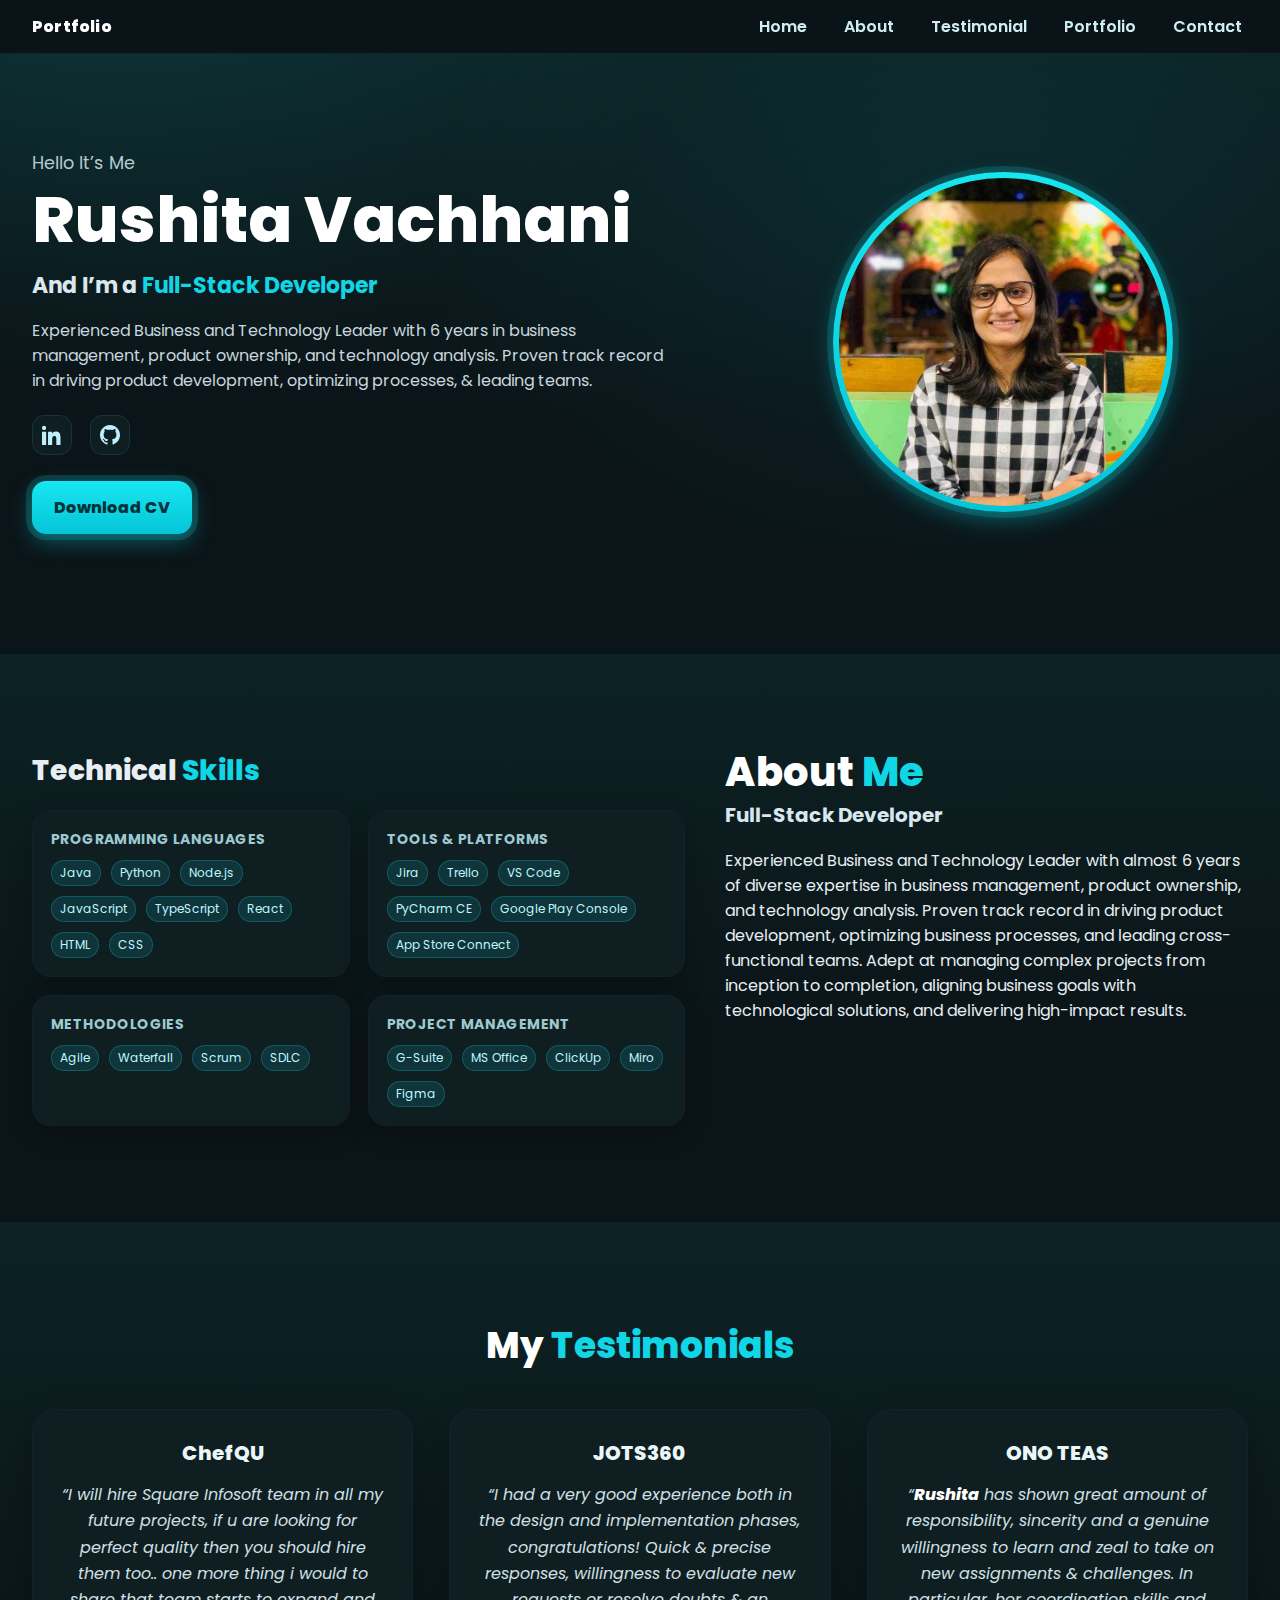
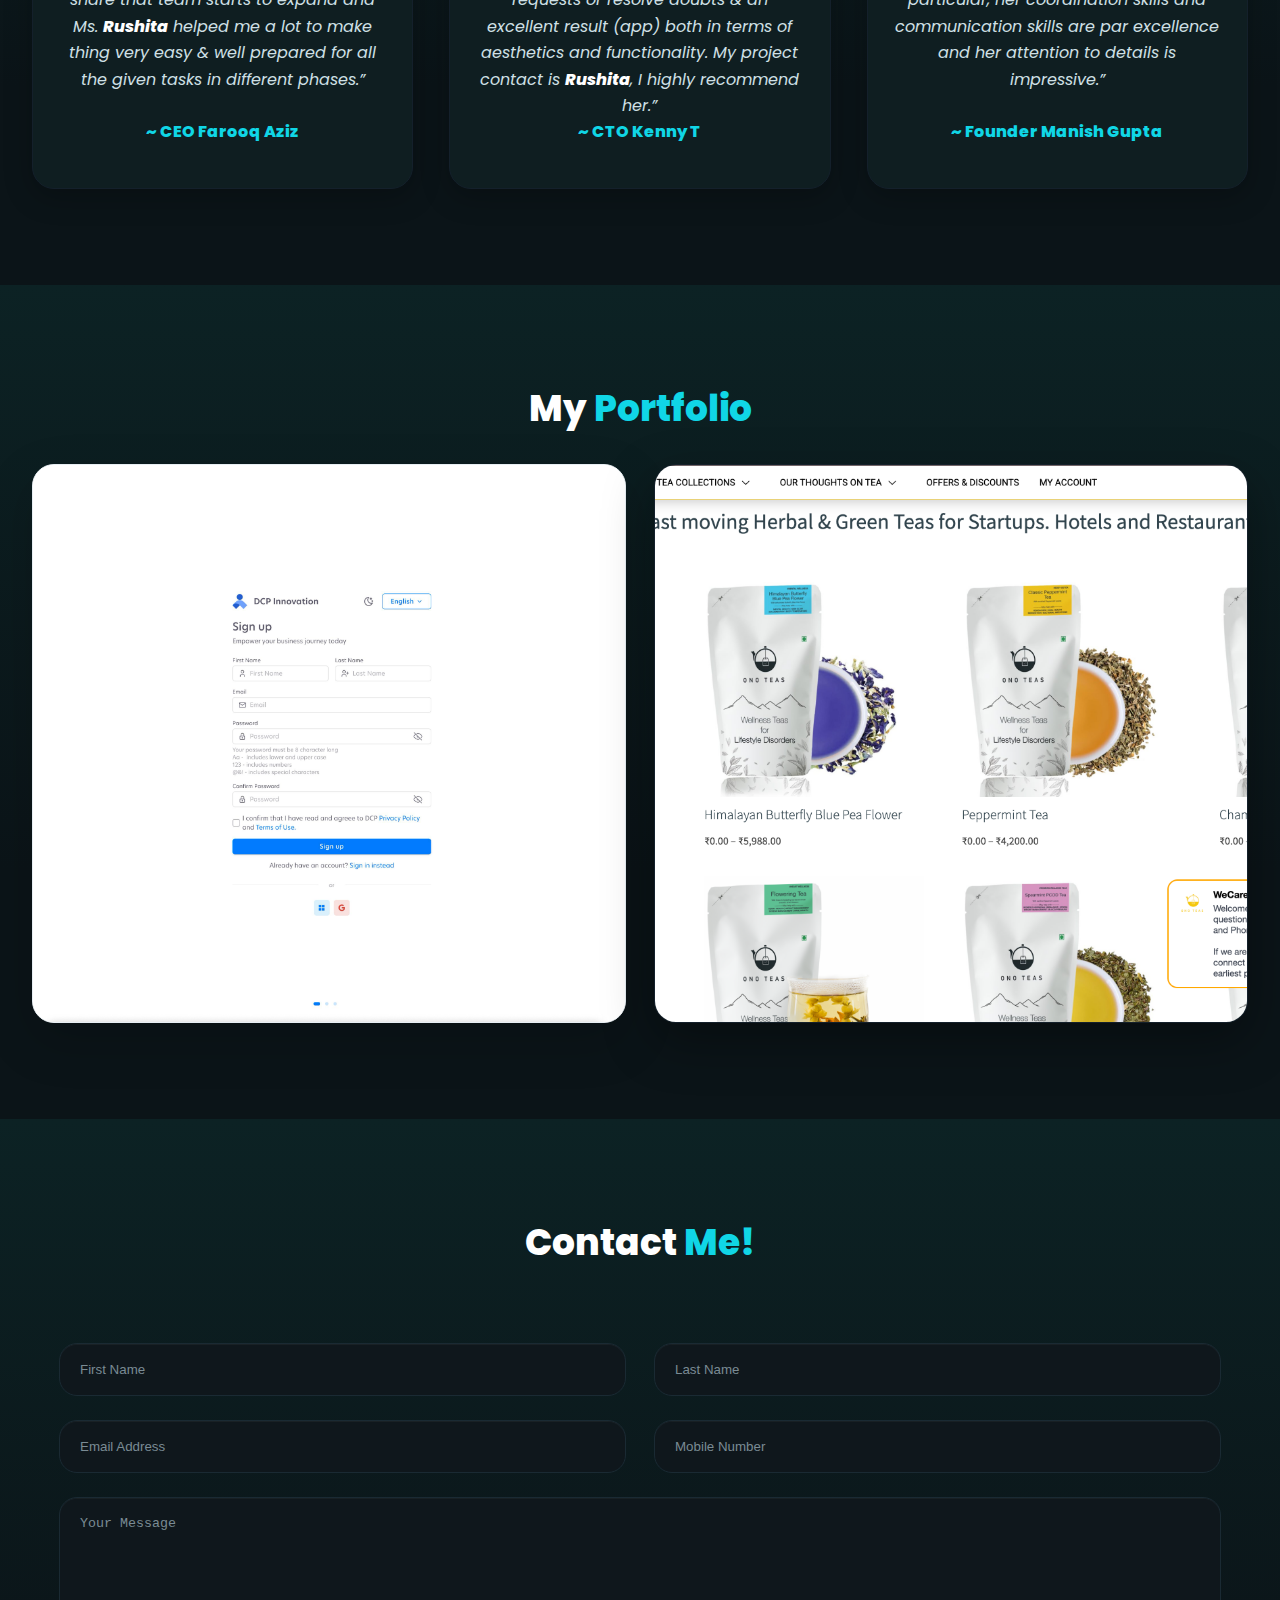
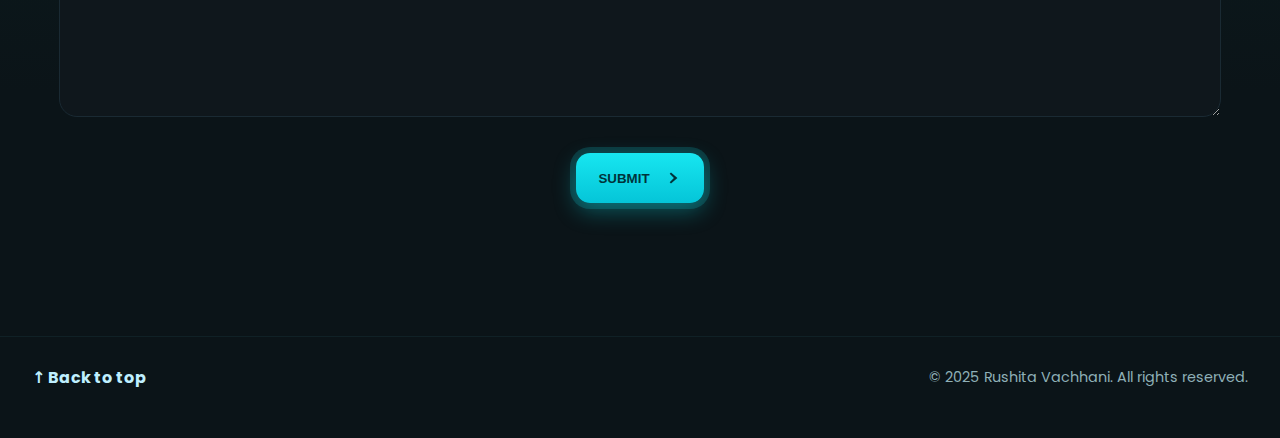
<file: Assignment2/index.html>
<!DOCTYPE html>
<html lang="en">
  <head>
    <meta charset="UTF-8" />
    <meta name="viewport" content="width=device-width, initial-scale=1.0" />
    <title>Rushita Vachhani - Portfolio</title>

    <!-- Font -->
    <link rel="preconnect" href="https://fonts.googleapis.com" />
    <link rel="preconnect" href="https://fonts.gstatic.com" crossorigin />
    <link
      href="https://fonts.googleapis.com/css2?family=Poppins:wght@400;600;800&display=swap"
      rel="stylesheet"
    />

    <link rel="stylesheet" href="style.css" />
    <link rel="shortcut icon" href="assets/favicon.ico" type="image/x-icon" />
  </head>
  <body>
    <!-- Header -->
    <header class="site-header">
      <div class="header-inner">
        <a class="brand" href="#home">Portfolio</a>

        <!-- Minimal hamburger: one span; pseudos draw the other bars -->
        <input
          type="checkbox"
          id="nav-toggle"
          class="nav-toggle"
          aria-hidden="true"
        />
        <label
          for="nav-toggle"
          class="nav-toggle-btn"
          aria-label="Toggle navigation"
        >
          <span class="bar"></span>
        </label>

        <nav class="nav" aria-label="Primary">
          <ul>
            <li><a href="#home">Home</a></li>
            <li><a href="#about">About</a></li>
            <li><a href="#testimonials">Testimonial</a></li>
            <li><a href="#portfolio">Portfolio</a></li>
            <li><a href="#contact">Contact</a></li>
          </ul>
        </nav>
      </div>
    </header>

    <!-- Hero -->
    <section id="home" class="hero">
      <div class="container hero-grid">
        <div class="hero-copy">
          <p class="eyebrow">Hello It’s Me</p>
          <h1 class="hero-title">Rushita Vachhani</h1>
          <p class="and-i-am">
            And I’m a <span class="role">Full-Stack Developer</span>
          </p>

          <p class="hero-subtitle">
            Experienced Business and Technology Leader with 6 years in business
            management, product ownership, and technology analysis. Proven track
            record in driving product development, optimizing processes, &amp;
            leading teams.
          </p>

          <div class="social-row" aria-label="Social links">
            <!-- LinkedIn -->
            <a
              class="icon-btn"
              href="https://www.linkedin.com/in/rushita-vachhani/"
              target="_blank"
              aria-label="LinkedIn"
            >
              <svg viewBox="0 0 24 24" aria-hidden="true">
                <path
                  d="M4.98 3.5C4.98 4.88 3.87 6 2.5 6S0 4.88 0 3.5 1.12 1 2.5 1s2.48 1.12 2.48 2.5zM0 8h5v16H0V8zm7.5 0H12v2.2h.06c.63-1.2 2.17-2.46 4.47-2.46 4.78 0 5.66 3.15 5.66 7.25V24h-5v-6.9c0-1.65-.03-3.77-2.3-3.77-2.3 0-2.66 1.79-2.66 3.65V24h-5V8z"
                />
              </svg>
            </a>
            <!-- GitHub -->
            <a
              class="icon-btn"
              href="https://github.com/rushita-vachhani"
              target="_blank"
              aria-label="GitHub"
            >
              <svg viewBox="0 0 24 24" aria-hidden="true">
                <path
                  d="M12 0C5.37 0 0 5.37 0 12c0 5.3 3.44 9.8 8.2 11.39.6.11.82-.26.82-.58 0-.29-.01-1.06-.02-2.07-3.34.73-4.04-1.61-4.04-1.61-.55-1.41-1.34-1.79-1.34-1.79-1.1-.75.08-.74.08-.74 1.22.09 1.86 1.25 1.86 1.25 1.08 1.85 2.83 1.32 3.52 1.01.11-.78.42-1.32.76-1.63-2.66-.3-5.46-1.33-5.46-5.93 0-1.31.47-2.38 1.24-3.22-.13-.3-.54-1.52.12-3.17 0 0 1.01-.32 3.3 1.23.96-.27 1.98-.4 3-.4s2.04.13 3 .4c2.29-1.55 3.3-1.23 3.3-1.23.66 1.65.25 2.87.12 3.17.77.84 1.24 1.91 1.24 3.22 0 4.61-2.8 5.63-5.48 5.92.43.37.81 1.1.81 2.22 0 1.6-.02 2.88-.02 3.27 0 .32.21.7.82.58C20.56 21.8 24 17.3 24 12 24 5.37 18.63 0 12 0z"
                />
              </svg>
            </a>
          </div>

          <a
            class="cta"
            href="https://docs.google.com/document/d/1WnkwwxgY9QmxlvZQo22PkOlY3e7H9jwx6OW6TEakylc/edit?usp=sharing"
            target="_blank"
            >Download CV</a
          >
        </div>

        <div
          class="hero-media"
          role="img"
          aria-label="Portrait of Rushita Vachhani"
        >
          <img
            class="photo cta"
            src="assets/profile.jpg"
            alt="Rushita Vachhani"
          />
        </div>
      </div>
    </section>

    <!-- About + Skills -->
    <section id="about" class="about">
      <div class="container about-grid">
        <!-- Left: Skills board -->
        <aside class="skills-board" aria-label="Technical Skills">
          <h2 class="skills-heading">Technical <span>Skills</span></h2>

          <div class="skills-grid">
            <section class="panel">
              <h3>Programming Languages</h3>
              <ul class="pills">
                <li>Java</li>
                <li>Python</li>
                <li>Node.js</li>
                <li>JavaScript</li>
                <li>TypeScript</li>
                <li>React</li>
                <li>HTML</li>
                <li>CSS</li>
              </ul>
            </section>

            <section class="panel">
              <h3>Tools &amp; Platforms</h3>
              <ul class="pills">
                <li>Jira</li>
                <li>Trello</li>
                <li>VS Code</li>
                <li>PyCharm CE</li>
                <li>Google Play Console</li>
                <li>App Store Connect</li>
              </ul>
            </section>

            <section class="panel">
              <h3>Methodologies</h3>
              <ul class="pills">
                <li>Agile</li>
                <li>Waterfall</li>
                <li>Scrum</li>
                <li>SDLC</li>
              </ul>
            </section>

            <section class="panel">
              <h3>Project Management</h3>
              <ul class="pills">
                <li>G-Suite</li>
                <li>MS Office</li>
                <li>ClickUp</li>
                <li>Miro</li>
                <li>Figma</li>
              </ul>
            </section>
          </div>
        </aside>

        <!-- Right: About copy -->
        <div class="about-copy">
          <h2 class="about-title">About <span>Me</span></h2>
          <p class="about-sub">Full-Stack Developer</p>
          <p class="about-text">
            Experienced Business and Technology Leader with almost 6 years of
            diverse expertise in business management, product ownership, and
            technology analysis. Proven track record in driving product
            development, optimizing business processes, and leading
            cross-functional teams. Adept at managing complex projects from
            inception to completion, aligning business goals with technological
            solutions, and delivering high-impact results.
          </p>
        </div>
      </div>
    </section>

    <!-- Testimonials -->
    <section id="testimonials" class="testi">
      <div class="container">
        <h2 class="testi-title">My <span>Testimonials</span></h2>
        <div class="t-grid">
          <article class="t-card">
            <h3 class="t-role">ChefQU</h3>
            <blockquote class="t-quote">
              “I will hire Square Infosoft team in all my future projects, if u
              are looking for perfect quality then you should hire them too..
              one more thing i would to share that team starts to expand and Ms.
              <strong>Rushita</strong> helped me a lot to make thing very easy
              &amp; well prepared for all the given tasks in different phases.”
            </blockquote>
            <p class="t-sig">~ CEO Farooq Aziz</p>
          </article>

          <article class="t-card">
            <h3 class="t-role">JOTS360</h3>
            <blockquote class="t-quote">
              “I had a very good experience both in the design and
              implementation phases, congratulations! Quick &amp; precise
              responses, willingness to evaluate new requests or resolve doubts
              &amp; an excellent result (app) both in terms of aesthetics and
              functionality. My project contact is <strong>Rushita</strong>, I
              highly recommend her.”
            </blockquote>
            <p class="t-sig">~ CTO Kenny T</p>
          </article>

          <article class="t-card">
            <h3 class="t-role">ONO TEAS</h3>
            <blockquote class="t-quote">
              “<strong>Rushita</strong> has shown great amount of
              responsibility, sincerity and a genuine willingness to learn and
              zeal to take on new assignments &amp; challenges. In particular,
              her coordination skills and communication skills are par
              excellence and her attention to details is impressive.”
            </blockquote>
            <p class="t-sig">~ Founder Manish Gupta</p>
          </article>
        </div>
      </div>
    </section>

    <!-- Portfolio -->
    <section id="portfolio" class="folio">
      <div class="container">
        <h2 class="folio-title">My <span>Portfolio</span></h2>

        <div class="folio-grid">
          <article class="folio-card is-light" tabindex="0">
            <img
              class="folio-media"
              src="assets/DCP_Port.png"
              alt="DCP Innovation — Sign up screen"
            />
            <div class="card-overlay">
              <h3 class="proj-title">JOTS360 / DCP Innovations</h3>
              <ul class="pills">
                <li>Health Care Data Management System</li>
                <li>Product Owner</li>
                <li>Frontend (React)</li>
                <li>Web Software</li>
                <li>Project Manager</li>
                <li>Legacy Application</li>
                <li>Mobile Application</li>
                <li>Tablet/iPad App</li>
              </ul>
              <div class="proj-copy">
                <p>
                  DCP is a legacy platform for healthcare organisations to
                  manage patient files, appointment scheduling, invoicing,
                  reporting, and accounting across multiple clinics and orgs. It
                  supports multi-patient file systems, multi-slot scheduling,
                  payments &amp; invoices, and rich reporting for
                  decision-making.
                </p>
              </div>
            </div>
          </article>

          <article class="folio-card" tabindex="0">
            <img
              class="folio-media"
              src="assets/Ono_Teas.png"
              alt="ONO TEAS — Blue Pea campaign artwork"
            />
            <div class="card-overlay">
              <h3 class="proj-title">ONO TEAS</h3>
              <ul class="pills">
                <li>Graphics Design</li>
                <li>Social Media Marketing Campaign</li>
                <li>Health &amp; Wellness Tea Brand</li>
                <li>UI/UX Design</li>
              </ul>
              <div class="proj-copy">
                <p>
                  Ono Teas is a boutique wellness brand with 120+ handcrafted
                  herbal blends co-created with health experts. Campaign and
                  UI/UX support across brand, social, and web touchpoints.
                </p>
              </div>
            </div>
          </article>
        </div>
      </div>
    </section>

    <!-- Contact (table layout) -->
    <section id="contact" class="contact">
      <div class="container">
        <h2 class="contact-title">Contact <span>Me!</span></h2>

        <form class="contact-form" action="#" method="post" novalidate>
          <table class="contact-table" aria-describedby="contact-caption">
            <caption id="contact-caption" class="vh">
              Contact form laid out using a table (two columns on desktop).
            </caption>
            <tbody>
              <tr>
                <td>
                  <label class="vh" for="firstName">First Name</label>
                  <input
                    id="firstName"
                    name="firstName"
                    type="text"
                    placeholder="First Name"
                    required
                  />
                </td>
                <td>
                  <label class="vh" for="lastName">Last Name</label>
                  <input
                    id="lastName"
                    name="lastName"
                    type="text"
                    placeholder="Last Name"
                    required
                  />
                </td>
              </tr>
              <tr>
                <td>
                  <label class="vh" for="email">Email Address</label>
                  <input
                    id="email"
                    name="email"
                    type="email"
                    placeholder="Email Address"
                    required
                  />
                </td>
                <td>
                  <label class="vh" for="mobile">Mobile Number</label>
                  <input
                    id="mobile"
                    name="mobile"
                    type="tel"
                    placeholder="Mobile Number"
                  />
                </td>
              </tr>
              <tr>
                <td colspan="2">
                  <label class="vh" for="message">Your Message</label>
                  <textarea
                    id="message"
                    name="message"
                    rows="7"
                    placeholder="Your Message"
                    required
                  ></textarea>
                </td>
              </tr>
              <tr>
                <td colspan="2" class="submit-cell">
                  <button class="cta" type="submit">
                    SUBMIT
                    <svg viewBox="0 0 24 24" aria-hidden="true">
                      <path
                        d="M5 12h10.17l-4.59-4.59L12 6l7 6-7 6-1.41-1.41L15.17 12H5z"
                      />
                    </svg>
                  </button>
                </td>
              </tr>
            </tbody>
          </table>
        </form>
      </div>
    </section>

    <footer class="site-footer">
      <div class="container">
        <a href="#home" class="to-top">↑ Back to top</a>
        <p>© 2025 Rushita Vachhani. All rights reserved.</p>
      </div>
    </footer>
  </body>
</html>
</file>
<file: Assignment2/style.css>
/* =========================
   0) Reset & Variables
   ========================= */
* {
  box-sizing: border-box;
}
html,
body {
  margin: 0;
  padding: 0;
}

:root {
  --bg-1: #0b1418;
  --bg-2: #0c2224;
  --ink: #e9eef3;
  --muted: #c7d6df;
  --teal: #10d6e6;
  --hdr-bg: rgba(11, 20, 24, 0.92);
  --hdr-border: #12252a;
  --card-bg: #0f1e21;
  --card-br: #14202b;
}

body {
  font-family: "Poppins", system-ui, -apple-system, Segoe UI, Roboto, Arial,
    sans-serif;
  color: var(--ink);
  background: var(--bg-1);
}

.container {
  max-width: 1300px;
  margin: 0 auto;
  padding: 0 2rem;
}

/* Visually hidden helper */
.vh {
  position: absolute !important;
  width: 1px;
  height: 1px;
  padding: 0;
  margin: -1px;
  overflow: hidden;
  clip: rect(0 0 0 0);
  white-space: nowrap;
  border: 0;
}

/* Anchor offset for sticky header */
#home,
#about,
#testimonials,
#portfolio,
#contact {
  scroll-margin-top: 84px;
}

/* =========================
   1) Header & Navigation
   ========================= */
.site-header {
  position: sticky;
  top: 0;
  z-index: 1000;
  background: var(--hdr-bg);
  backdrop-filter: blur(8px);
  border-bottom: 1px solid var(--hdr-border);
}
.header-inner {
  max-width: 1300px;
  margin: 0 auto;
  padding: 14px 2rem;
  display: flex;
  align-items: center;
  justify-content: space-between;
}
.brand {
  color: #fff;
  text-decoration: none;
  font-weight: 800;
  letter-spacing: 0.2px;
}

/* Nav list */
.nav ul {
  display: flex;
  gap: 1.5rem;
  list-style: none;
  margin: 0;
  padding: 0;
}
.nav a {
  color: #cfeef4;
  font-weight: 600;
  padding: 0.5rem 0.4rem;
  border-radius: 8px;
  text-decoration: none;
  transition: color 0.2s ease, background 0.2s ease;
}
.nav a:hover {
  color: #fff;
  background: rgba(255, 255, 255, 0.06);
}

/* Simplified hamburger */
.nav-toggle {
  position: absolute;
  left: -9999px;
  opacity: 0;
}
.nav-toggle-btn {
  display: none;
  position: relative;
  width: 36px;
  height: 28px;
  cursor: pointer;
  margin-left: auto;
}
.nav-toggle-btn .bar,
.nav-toggle-btn::before,
.nav-toggle-btn::after {
  content: "";
  position: absolute;
  left: 5px;
  right: 5px;
  height: 2px;
  background: #eaf6f8;
  border-radius: 2px;
  transition: transform 0.2s ease, opacity 0.2s ease;
}
.nav-toggle-btn::before {
  top: 6px;
}
.nav-toggle-btn .bar {
  top: 13px;
}
.nav-toggle-btn::after {
  top: 20px;
}

/* morph to X */
.nav-toggle:checked + .nav-toggle-btn .bar {
  opacity: 0;
}
.nav-toggle:checked + .nav-toggle-btn::before {
  transform: translateY(7px) rotate(45deg);
}
.nav-toggle:checked + .nav-toggle-btn::after {
  transform: translateY(-7px) rotate(-45deg);
}

/* Mobile menu panel */
@media (max-width: 768px) {
  .header-inner {
    padding: 12px 1rem;
  }
  .nav-toggle-btn {
    display: flex;
    align-items: center;
    justify-content: center;
  }
  .nav {
    position: absolute;
    inset: 56px 0 auto 0;
    background: var(--hdr-bg);
    border-bottom: 1px solid var(--hdr-border);
    max-height: 0;
    overflow: hidden;
    transition: max-height 0.25s ease;
  }
  .nav ul {
    flex-direction: column;
    gap: 0;
    padding: 8px 12px;
  }
  .nav li a {
    display: block;
    padding: 10px 12px;
  }
  .nav-toggle:checked ~ .nav {
    max-height: 260px;
  }
}

/* =========================
   2) Reusable CTA (buttons + photo ring)
   ========================= */
.cta {
  /* shared chrome for buttons/links */
  display: inline-flex;
  align-items: center;
  gap: 10px;
  padding: 14px 22px;
  border-radius: 14px;
  background: linear-gradient(180deg, #17e6f0, #05c5d8);
  color: #00343a;
  font-weight: 800;
  text-decoration: none;
  border: 0;
  cursor: pointer;
  box-shadow: 0 8px 22px rgba(10, 220, 230, 0.35),
    0 0 0 6px rgba(16, 214, 230, 0.18);
  transition: transform 0.15s ease, box-shadow 0.2s ease;
}
.cta:hover {
  transform: translateY(-1px);
  box-shadow: 0 10px 26px rgba(10, 220, 230, 0.45),
    0 0 0 8px rgba(16, 214, 230, 0.22);
}
.cta:focus-visible {
  outline: none;
  box-shadow: 0 0 0 3px #fff, 0 0 0 9px rgba(16, 214, 230, 0.55);
}
.cta svg {
  width: 22px;
  height: 22px;
  fill: #00343a;
}

/* When used on the hero image, turn it into a gradient ring */
img.cta {
  display: block;
  padding: 6px;
  border-radius: 50%;
  background: linear-gradient(180deg, #17e6f0, #05c5d8);
  box-shadow: 0 8px 22px rgba(10, 220, 230, 0.35),
    0 0 0 6px rgba(16, 214, 230, 0.18);
  cursor: default; /* it's not clickable */
}

/* =========================
   3) Hero
   ========================= */
.hero {
  background: radial-gradient(
      900px 600px at 75% 30%,
      rgba(16, 214, 230, 0.08),
      transparent 60%
    ),
    radial-gradient(
      1000px 700px at 10% -20%,
      rgba(16, 214, 230, 0.1),
      transparent 60%
    ),
    linear-gradient(180deg, var(--bg-2), var(--bg-1) 60%);
  padding: 96px 0 120px;
}
.hero-grid {
  display: grid;
  grid-template-columns: 1.4fr 1fr;
  gap: 40px;
  align-items: center;
}
.eyebrow {
  color: #b5cad4;
  margin: 0 0 6px;
  font-size: 1.1rem;
}
.hero-title {
  font-size: 64px;
  line-height: 1.05;
  margin: 0.15em 0 0.25em;
  color: #fff;
  font-weight: 800;
}
.and-i-am {
  font-size: 22px;
  font-weight: 700;
  margin: 0 0 16px;
  color: #dbe7ee;
}
.role {
  color: var(--teal);
}
.hero-subtitle {
  color: var(--muted);
  max-width: 640px;
  margin: 0 0 22px;
}

/* Socials */
.social-row {
  display: flex;
  gap: 18px;
  align-items: center;
  margin: 18px 0 26px;
}
.icon-btn {
  width: 40px;
  height: 40px;
  display: grid;
  place-items: center;
  border-radius: 12px;
  border: 1px solid #17343b;
  background: #0f1e21;
  transition: transform 0.15s ease, box-shadow 0.2s ease, background 0.2s ease;
}
.icon-btn svg {
  width: 20px;
  height: 20px;
  fill: #bfefff;
}
.icon-btn:hover {
  transform: translateY(-2px);
  background: #10282c;
  box-shadow: 0 6px 16px rgba(16, 214, 230, 0.18);
}

/* Photo sizing (ring comes from .cta) */
.hero-media {
  display: flex;
  align-items: center;
  justify-content: center;
}
.photo {
  width: 340px;
  height: 340px;
  object-fit: cover;
  border-radius: 50%;
}

/* =========================
   4) About + Skills
   ========================= */
.about {
  background: linear-gradient(180deg, var(--bg-2), var(--bg-1) 70%);
  padding: 96px 0;
}
.about-grid {
  display: grid;
  grid-template-columns: 1.25fr 1fr;
  gap: 40px;
  align-items: start;
}
.about-title {
  margin: 0 0 6px;
  font-weight: 800;
  font-size: 40px;
  line-height: 1.1;
  color: #fff;
  letter-spacing: 0.3px;
}
.about-title span {
  color: var(--teal);
}
.about-sub {
  margin: 0 0 18px;
  color: #dbe7ee;
  font-weight: 700;
  font-size: 20px;
}
.about-text {
  color: #e6eef3;
}

.skills-heading {
  margin: 0 0 18px;
  font-weight: 800;
  font-size: 28px;
}
.skills-heading span {
  color: var(--teal);
}
.skills-grid {
  display: grid;
  grid-template-columns: repeat(2, 1fr);
  gap: 18px;
}
.panel {
  background: var(--card-bg);
  border: 1px solid var(--card-br);
  border-radius: 18px;
  padding: 18px;
  box-shadow: 0 8px 24px rgba(0, 0, 0, 0.22);
}
.panel h3 {
  margin: 0 0 10px;
  font-size: 14px;
  letter-spacing: 0.4px;
  text-transform: uppercase;
  color: #9ec9d1;
}

/* shared pills */
.pills {
  display: flex;
  flex-wrap: wrap;
  gap: 10px;
  list-style: none;
  padding: 0;
  margin: 0;
}
.pills li {
  background: rgba(16, 214, 230, 0.12);
  color: #bff7ff;
  border: 1px solid rgba(16, 214, 230, 0.25);
  border-radius: 999px;
  padding: 3px 8px;
  font-size: clamp(10px, 1.6vw, 12px);
}

/* =========================
   5) Testimonials
   ========================= */
.testi {
  background: linear-gradient(180deg, var(--bg-2), var(--bg-1) 70%);
  padding: 96px 0;
}
.testi-title {
  margin: 0 0 36px;
  text-align: center;
  font-weight: 800;
  font-size: 36px;
  color: #fff;
}
.testi-title span {
  color: var(--teal);
}
.t-grid {
  display: grid;
  grid-template-columns: repeat(3, 1fr);
  gap: 36px;
}
.t-card {
  background: var(--card-bg);
  border: 1px solid var(--card-br);
  border-radius: 22px;
  padding: 28px 26px;
  box-shadow: 0 8px 28px rgba(0, 0, 0, 0.25);
  display: flex;
  flex-direction: column;
  align-items: center;
  text-align: center;
  min-height: 380px;
}
.t-role {
  margin: 0 0 14px;
  font-size: 20px;
  font-weight: 800;
  color: #eaf6f8;
}
.t-quote {
  margin: 0;
  color: #cfe0e6;
  font-style: italic;
  line-height: 1.65;
}
.t-quote strong {
  color: #fff;
  font-weight: 800;
}
.t-sig {
  margin-top: auto;
  font-weight: 800;
  color: var(--teal);
}
.t-card:hover {
  border-color: #1e4050;
  box-shadow: 0 12px 36px rgba(16, 214, 230, 0.15);
}

/* =========================
   6) Portfolio
   ========================= */
.folio {
  background: linear-gradient(180deg, var(--bg-2), var(--bg-1) 70%);
  padding: 96px 0;
}
.folio-title {
  margin: 0 0 28px;
  text-align: center;
  font-weight: 800;
  font-size: 36px;
  color: #fff;
}
.folio-title span {
  color: var(--teal);
}
.folio-grid {
  display: grid;
  grid-template-columns: repeat(2, minmax(0, 1fr));
  gap: 28px;
}
.folio-card {
  position: relative;
  overflow: hidden;
  border-radius: 22px;
  background: var(--card-bg);
  border: 1px solid var(--card-br);
  box-shadow: 0 18px 50px rgba(0, 0, 0, 0.35);
  isolation: isolate;
  min-height: 520px;
}
.folio-card.is-light {
  background: #fff;
  border-color: #e7eef3;
  box-shadow: 0 18px 50px rgba(0, 0, 0, 0.18);
}
.folio-media {
  width: 100%;
  height: 100%;
  display: block;
  object-fit: cover;
}
.folio-card.is-light .folio-media {
  object-fit: contain;
  background: #fff;
}

/* Hover overlay */
.card-overlay {
  position: absolute;
  inset: 0;
  display: flex;
  flex-direction: column;
  align-items: center;
  padding: clamp(16px, 4vw, 26px);
  color: #eaf3f6;
  text-align: center;
  backdrop-filter: blur(6px);
  background: rgba(9, 19, 22, 0.68);
  transform: translateY(100%) scale(0.98);
  opacity: 0;
  transition: transform 0.35s ease, opacity 0.25s ease;
  border-radius: inherit;
}
.folio-card:hover .card-overlay,
.folio-card:focus-within .card-overlay {
  transform: translateY(0) scale(1);
  opacity: 1;
}
.proj-title {
  margin: 0 0 12px;
  font-size: clamp(7px, 8vw, 18px);
  font-weight: 800;
  color: #fff;
}
.proj-copy {
  max-width: 800px;
  line-height: 1.7;
  margin-bottom: 42px;
}
.proj-copy p {
  padding-top: 10px;
  margin: 0 0 10px;
  color: #d6e5ea;
  font-size: clamp(7px, 8vw, 12px);
  line-height: 1rem;
}

/* =========================
   7) Contact
   ========================= */
.contact {
  background: linear-gradient(180deg, var(--bg-2), var(--bg-1) 70%);
  padding: 96px 0 110px;
}
.contact-title {
  text-align: center;
  margin: 0 0 28px;
  font-weight: 800;
  font-size: 36px;
  color: #fff;
}
.contact-title span {
  color: var(--teal);
}
.contact-form {
  max-width: 1300px;
  margin: 0 auto;
}
.contact-table {
  width: 100%;
  border-spacing: 26px 22px;
}
.contact-table td {
  vertical-align: top;
}
.contact-table :is(input, textarea) {
  width: 100%;
  padding: 18px 20px;
  border-radius: 18px;
  border: 1px solid #1a2a33;
  background: #0f171c;
  color: var(--ink);
  box-shadow: inset 0 1px 0 rgba(255, 255, 255, 0.04);
}
.contact-table :is(input, textarea)::placeholder {
  color: #7a8b94;
}
.contact-table :is(input, textarea):focus {
  outline: none;
  border-color: rgba(16, 214, 230, 0.45);
  box-shadow: 0 0 0 3px rgba(16, 214, 230, 0.18),
    inset 0 1px 0 rgba(255, 255, 255, 0.05);
}
.contact-table textarea {
  min-height: 220px;
  resize: vertical;
}
.submit-cell {
  text-align: center;
  padding-top: 6px;
}

/* Example selectors for rubric */
.contact-table td:first-child input {
  box-shadow: inset 0 1px 0 rgba(255, 255, 255, 0.045);
}
.contact-table td[colspan="2"] textarea {
  border-radius: 18px;
}

/* =========================
   8) Footer
   ========================= */
.site-footer {
  padding: 28px 0 48px;
  background: #0b1418;
  border-top: 1px solid #102126;
}
.site-footer .container {
  display: flex;
  gap: 16px;
  align-items: center;
  justify-content: space-between;
  flex-wrap: wrap;
}
.to-top {
  color: #bfefff;
  text-decoration: none;
  font-weight: 700;
}
.to-top:hover {
  color: #fff;
  text-decoration: underline;
}
.site-footer p {
  margin: 0;
  color: #8fb0b7;
  font-size: 0.9rem;
}

/* =========================
   9) Responsive Tweaks
   ========================= */
@media (max-width: 1024px) {
  .hero-title {
    font-size: 52px;
  }
  .photo {
    width: 300px;
    height: 300px;
  }
  .about-grid {
    grid-template-columns: 1fr 1fr;
  }
}
@media (max-width: 980px) {
  .folio-grid {
    grid-template-columns: 1fr;
  }
  .folio-card {
    min-height: 420px;
  }
}
@media (max-width: 820px) {
  .about-grid {
    grid-template-columns: 1fr;
    gap: 28px;
  }
}
@media (max-width: 768px) {
  /* show photo first on mobile */
  .hero-grid {
    display: flex;
    flex-direction: column-reverse;
    gap: 24px;
    align-items: center;
  }
  .photo {
    width: 300px;
    height: 300px;
  }
  .t-grid {
    grid-template-columns: 1fr 1fr;
  }
  .skills-grid {
    grid-template-columns: 1fr;
  }
}
@media (max-width: 720px) {
  .t-grid {
    grid-template-columns: 1fr;
  }
}
@media (max-width: 375px) {
  .hero-title {
    font-size: 36px;
  }
  .photo {
    width: 240px;
    height: 240px;
  }
}
@media (max-width: 860px) {
  .contact-table {
    border-spacing: 16px;
  }
  .contact-table tr {
    display: block;
  }
  .contact-table td {
    display: block;
    width: 100%;
    margin: 8px;
  }
  .submit-cell {
    text-align: center;
  }
}
</file>
